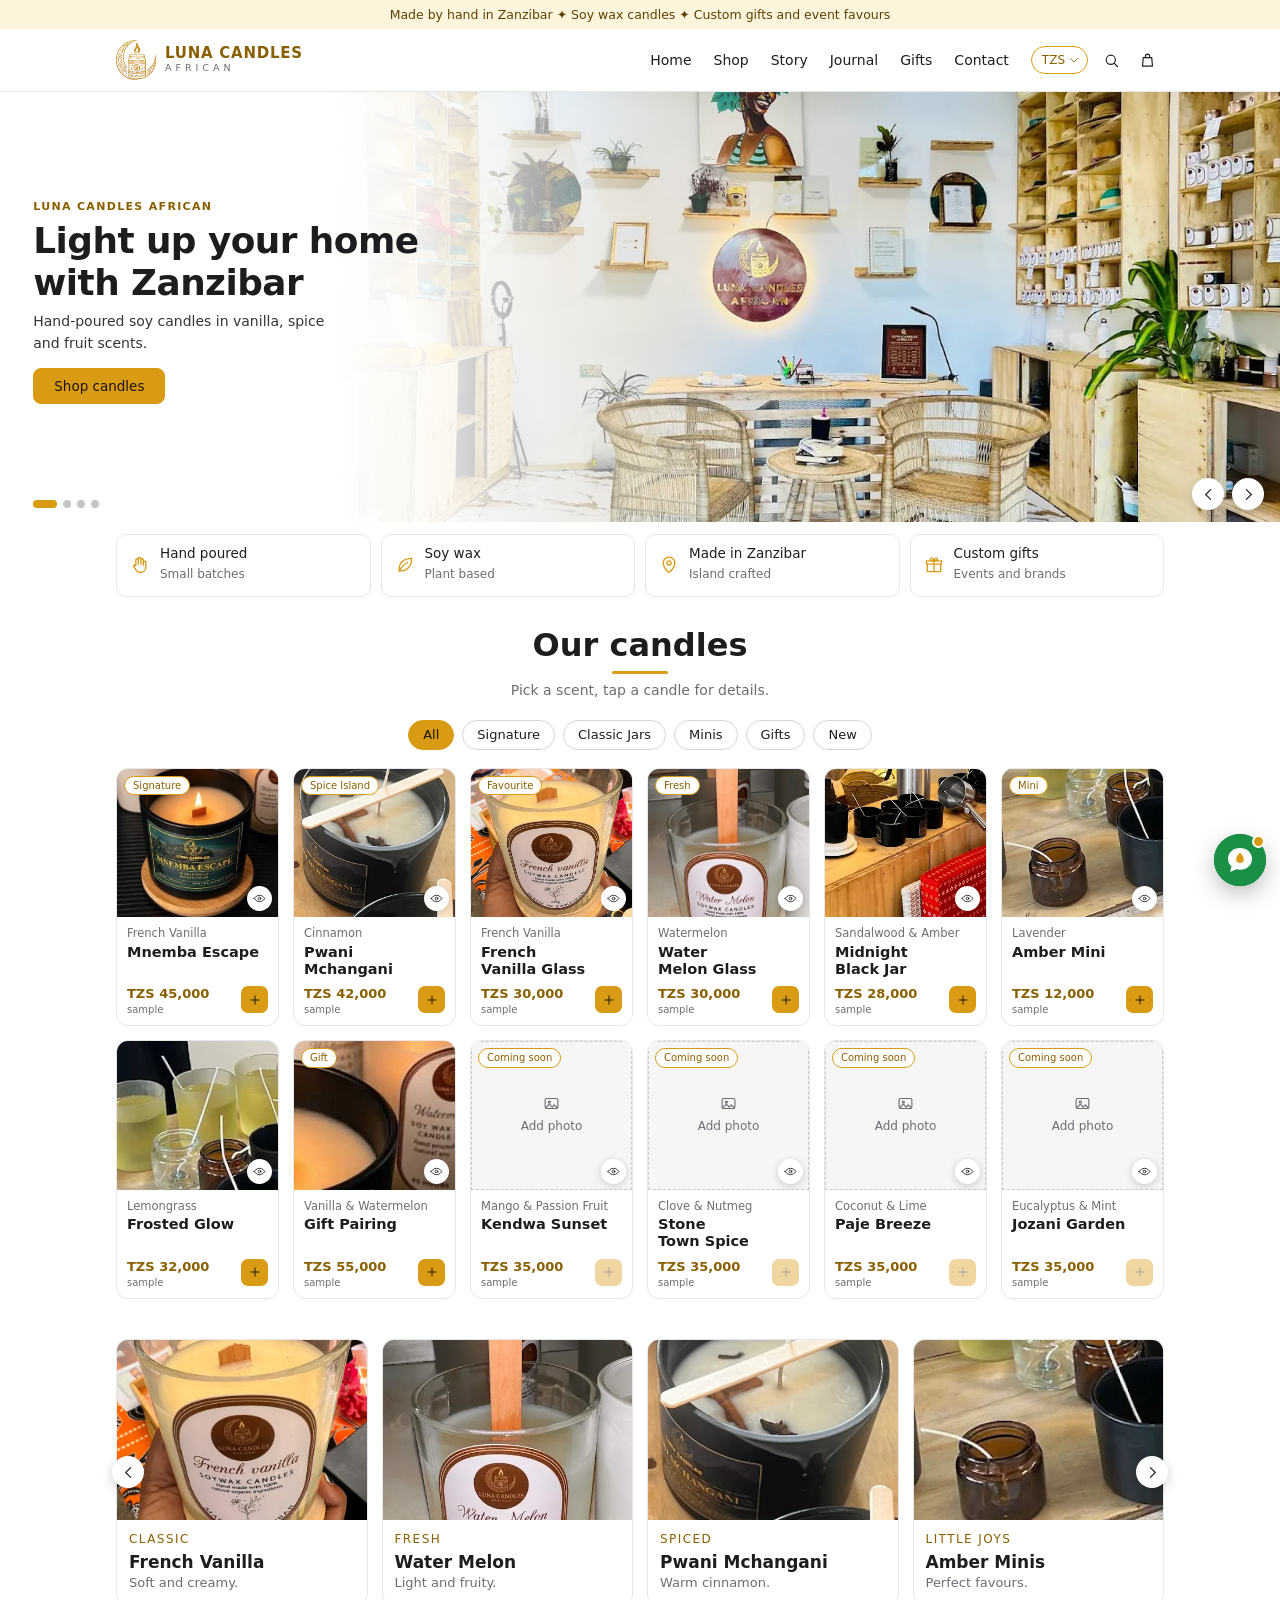
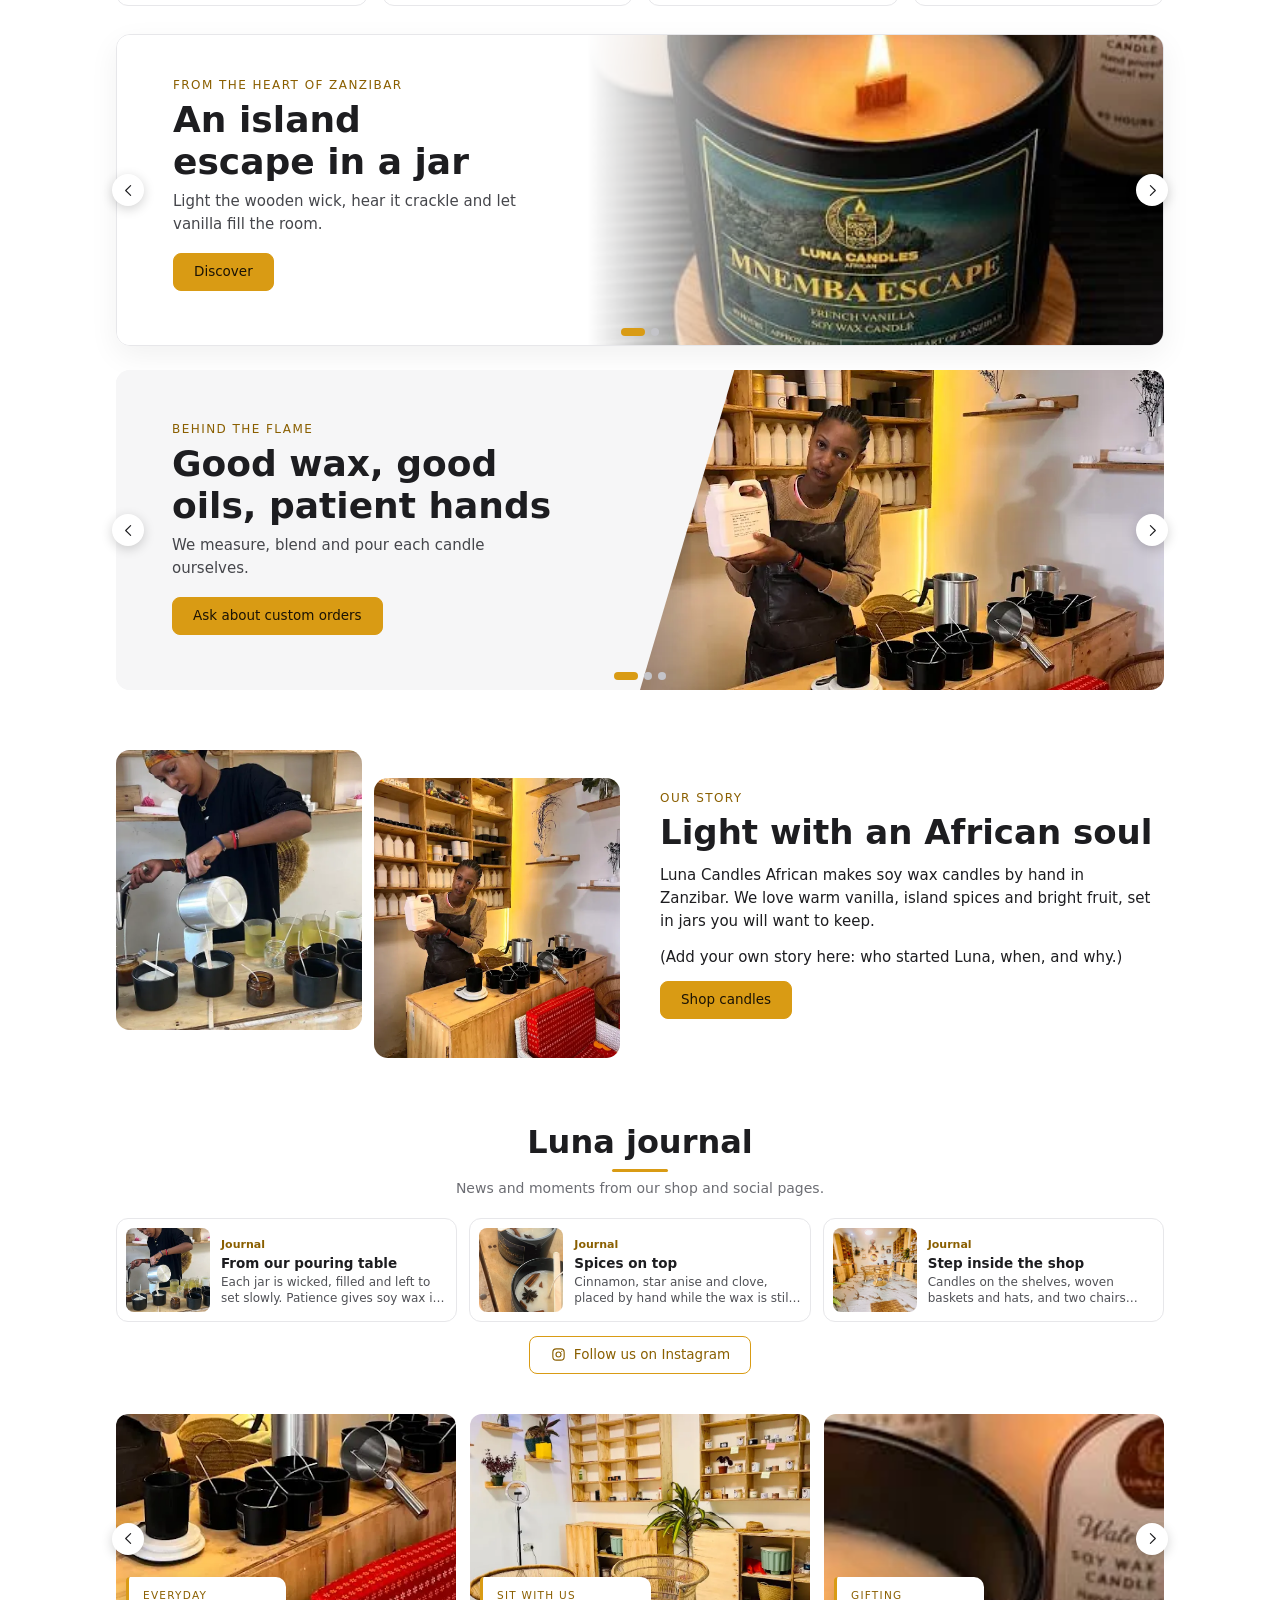
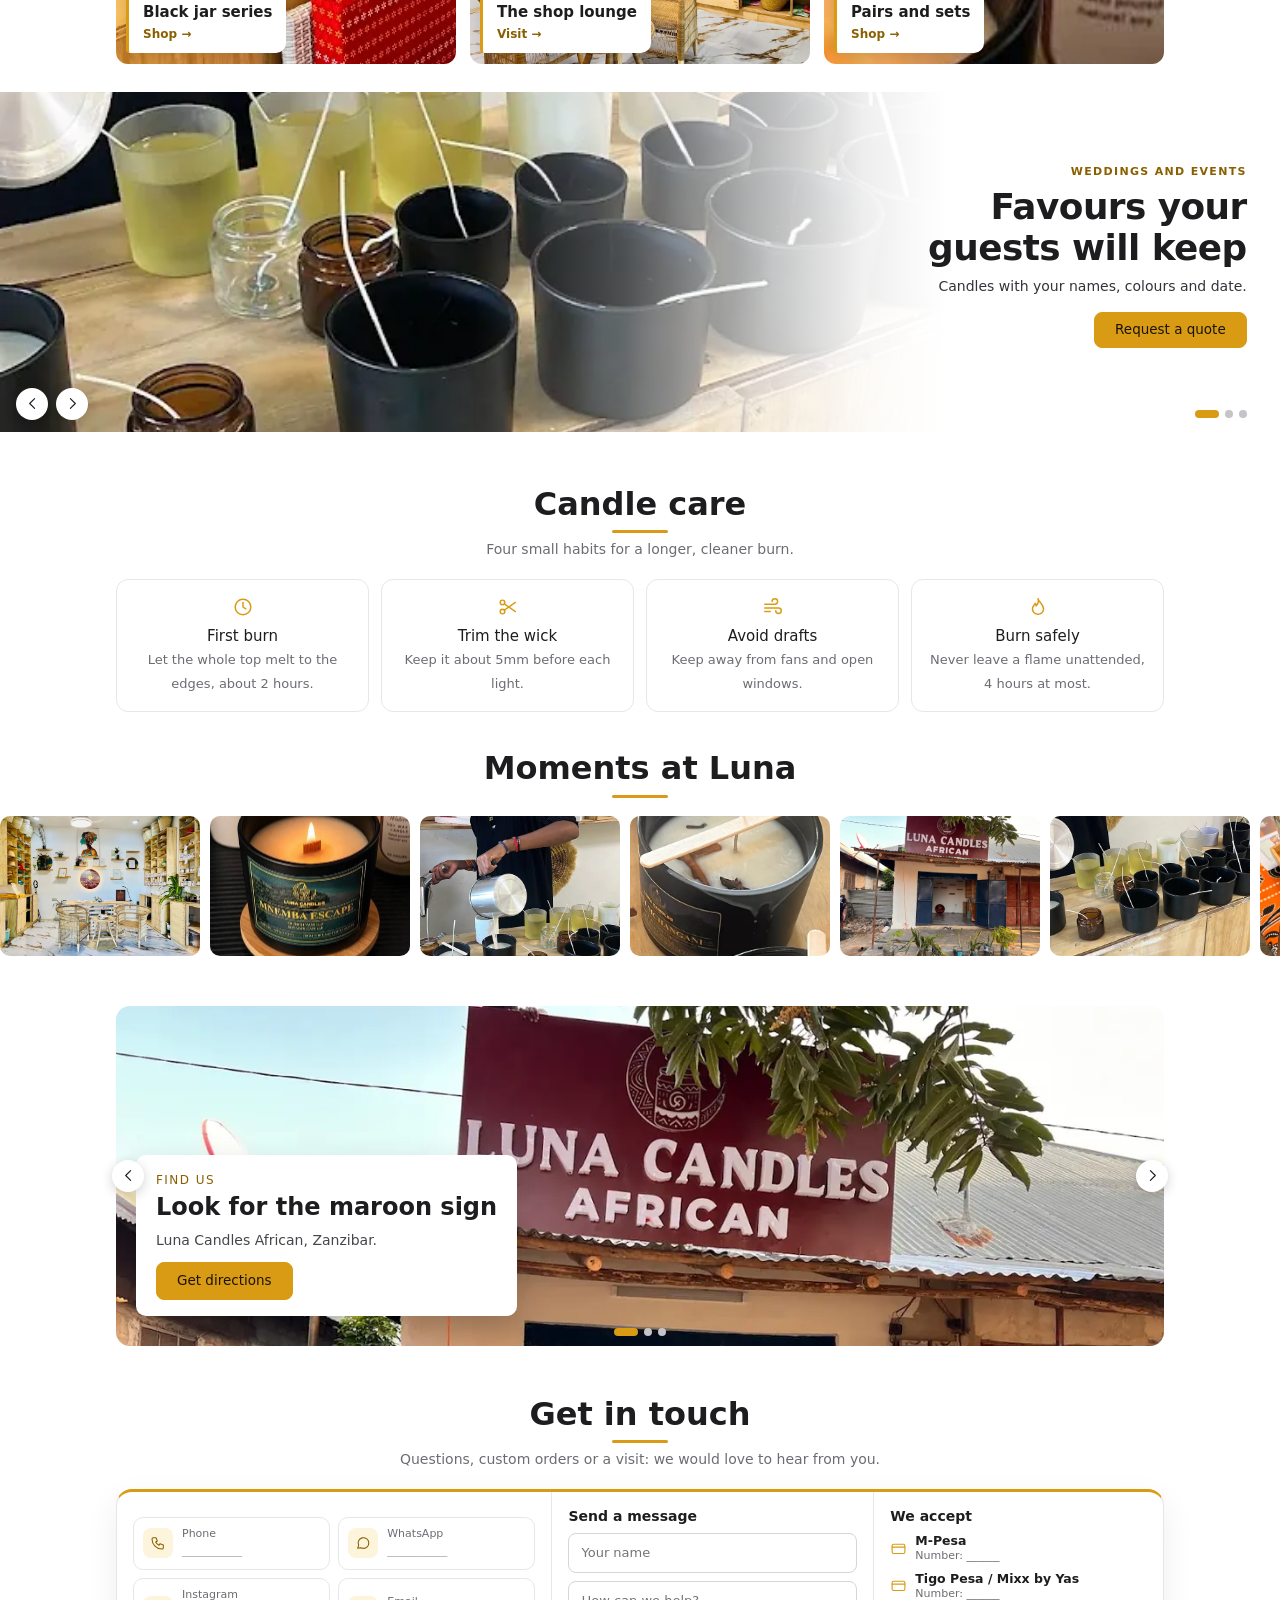
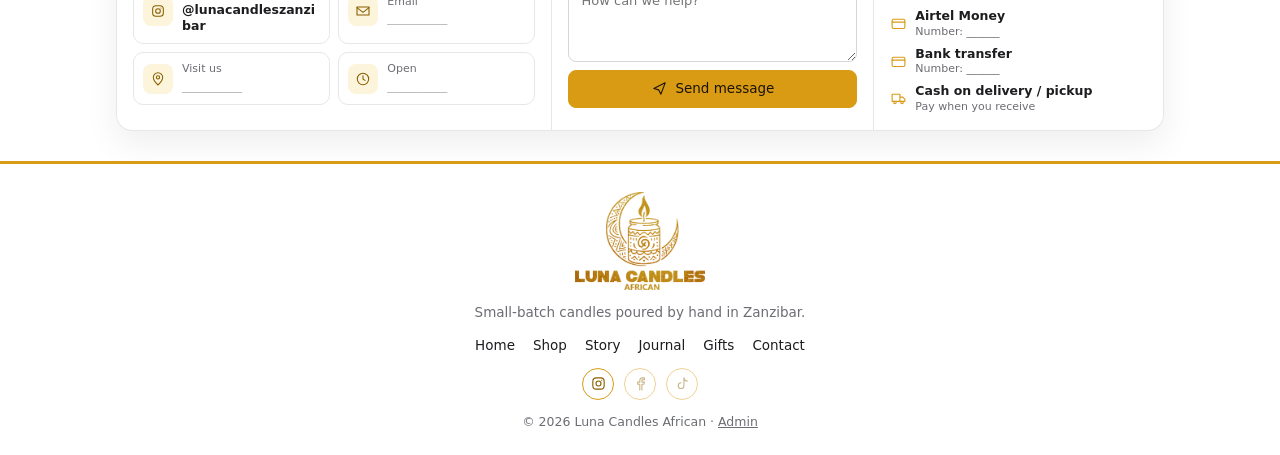
<file: index.html>
<!doctype html>
<html lang="en">
<head>
<meta charset="utf-8">
<meta name="viewport" content="width=device-width,initial-scale=1,viewport-fit=cover">
<title>Luna Candles African</title>
<meta name="description" content="Hand-poured soy wax candles from Zanzibar by Luna Candles African.">
<link rel="icon" href="assets/img/mark.png">
<link rel="stylesheet" href="assets/css/style.css">
</head>
<body>
<div id="splash"><img src="assets/img/logo.png" alt="Luna Candles African"><i></i></div>
<div id="app"></div>
<script src="assets/js/defaults.js"></script>
<script src="assets/js/store.js"></script>
<script src="assets/js/shop.js"></script>
<script src="assets/js/boot.js"></script>
</body>
</html>
</file>
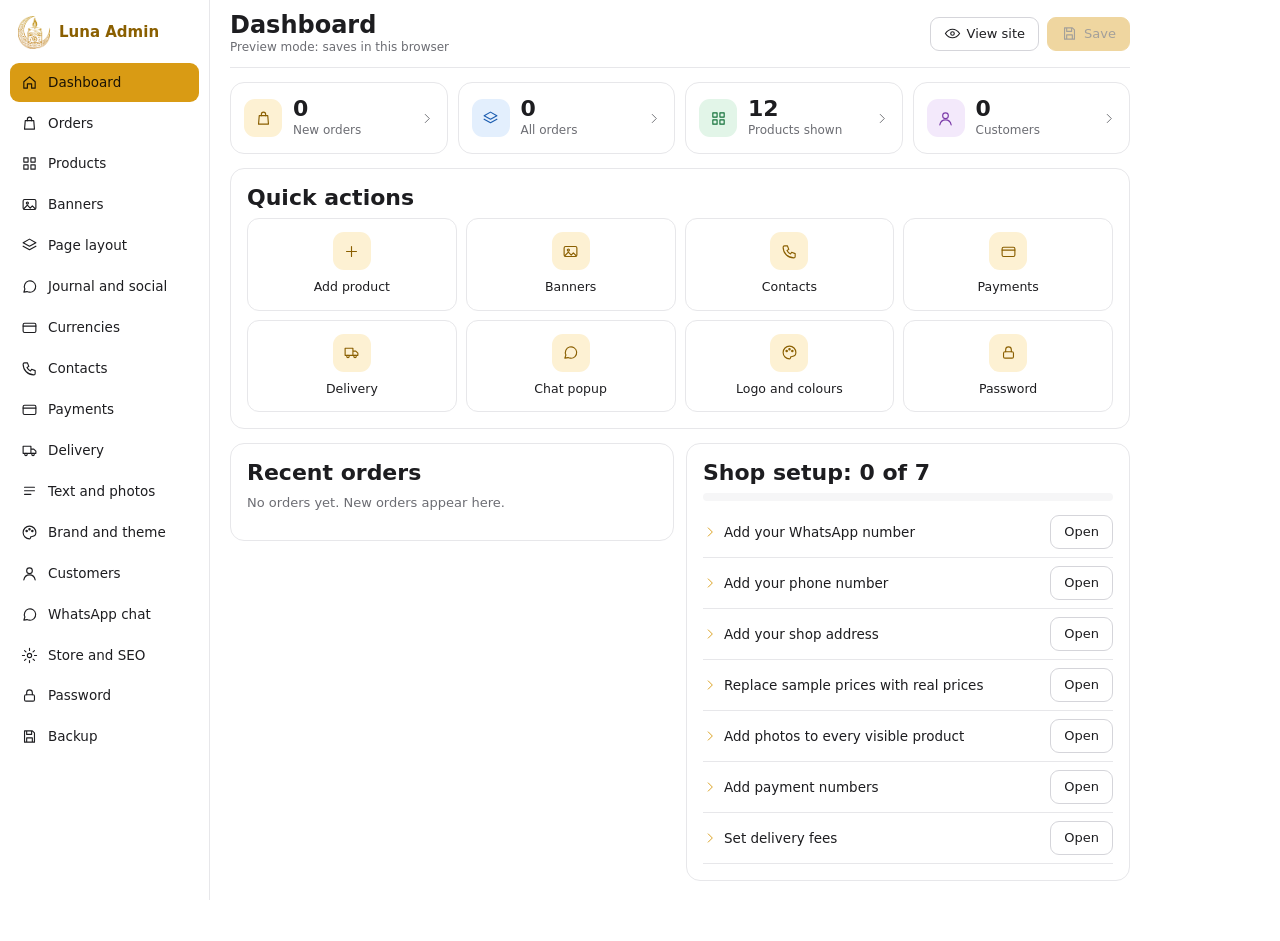
<file: admin.html>
<!doctype html>
<html lang="en">
<head>
<meta charset="utf-8">
<meta name="viewport" content="width=device-width,initial-scale=1,viewport-fit=cover">
<title>Luna Admin</title>
<meta name="description" content="Hand-poured soy wax candles from Zanzibar by Luna Candles African.">
<meta name="robots" content="noindex">
<link rel="icon" href="assets/img/mark.png">
<link rel="stylesheet" href="assets/css/style.css">
<link rel="stylesheet" href="assets/css/admin.css">
</head>
<body data-page="admin">
<div id="app"></div>
<script src="assets/js/defaults.js"></script>
<script src="assets/js/store.js"></script>
<script src="assets/js/admin.js"></script>
<script src="assets/js/boot.js"></script>
</body>
</html>
</file>
<file: assets/css/style.css>
:root{--gold:#d99b14;--ink:#1d1d20;--grey:#6c6d73;--soft:#f6f6f7;--white:#ffffff;--deep:#8a5f00;--line:#e7e7ea;--serif:system-ui,-apple-system,BlinkMacSystemFont,'Segoe UI',Roboto,Helvetica,Arial,sans-serif;--sans:system-ui,-apple-system,BlinkMacSystemFont,'Segoe UI',Roboto,Helvetica,Arial,sans-serif;color-scheme:light}
*{box-sizing:border-box;margin:0;padding:0}
html{scroll-behavior:smooth}
body{background:var(--white);color:var(--ink);font:15px/1.55 var(--sans);-webkit-font-smoothing:antialiased;overflow-x:hidden}
body.locked{overflow:hidden}
[hidden]{display:none!important}
img{max-width:100%;display:block}
a{color:inherit;text-decoration:none}
h1,h2,h3{font-family:var(--serif);font-weight:700;line-height:1.15;text-wrap:balance}
button,input,select,textarea{font:inherit;color:inherit}
button{cursor:pointer;background:none;border:0}
button:disabled{opacity:.4;cursor:default}
:focus-visible{outline:2px solid var(--deep);outline-offset:2px}
.wrap{max-width:1080px;margin:0 auto;padding-left:16px;padding-right:16px;width:100%}
.ic{width:17px;height:17px;flex:none}
.btn{display:inline-flex;align-items:center;justify-content:center;gap:7px;height:38px;padding:0 20px;border-radius:8px;background:var(--gold);color:#1b1305;font-weight:500;font-size:13.5px;border:1px solid var(--gold);white-space:nowrap;transition:transform .2s,box-shadow .2s}
.btn:hover{transform:translateY(-1px);box-shadow:0 6px 16px rgba(217,155,20,.3)}
.btn.ghost{background:var(--white);color:var(--deep)}
.btn.wide{width:100%;margin-top:10px}
.kicker{display:block;font-size:12px;font-weight:500;letter-spacing:.12em;text-transform:uppercase;color:var(--deep);margin-bottom:5px}
label{display:block;font-size:12.5px;color:var(--grey);margin-bottom:10px}
input,select,textarea{display:block;width:100%;margin-top:4px;padding:9px 12px;border-radius:8px;border:1px solid #d5d5da;background:var(--white);color:var(--ink);font-size:14px}
.blank{display:flex;flex-direction:column;align-items:center;justify-content:center;gap:5px;width:100%;height:100%;min-height:60px;color:var(--grey);font-size:12px;border:1px dashed #c9c9cf;background:var(--soft)}
.toast{position:fixed;left:50%;bottom:22px;transform:translateX(-50%);z-index:300;background:var(--ink);color:#fff;padding:9px 18px;border-radius:30px;font-size:13.5px;box-shadow:0 8px 30px rgba(0,0,0,.2);max-width:92vw;text-align:center}

#splash{position:fixed;inset:0;z-index:500;display:flex;flex-direction:column;align-items:center;justify-content:center;gap:22px;background:var(--white);transition:opacity .55s,visibility .55s}
#splash img{width:150px;animation:breathe 1.5s ease-in-out infinite alternate}
#splash i{width:110px;height:3px;background:var(--soft);overflow:hidden;border-radius:3px}
#splash i::after{content:'';display:block;height:100%;width:40%;background:var(--gold);animation:load 1.1s ease-in-out infinite}
#splash.gone{opacity:0;visibility:hidden}
@keyframes breathe{from{transform:scale(.96)}to{transform:scale(1.03)}}
@keyframes load{from{transform:translateX(-100%)}to{transform:translateX(260%)}}

.announce{background:#fdf4dc;color:#5c4000;font-size:12.5px;overflow:hidden;white-space:nowrap;text-align:center;padding:5px 0}
.announce span{display:inline-block;padding:0 12px}
.top{position:sticky;top:env(safe-area-inset-top,0px);z-index:60;background:var(--white);border-bottom:1px solid var(--line)}
.top-in{display:flex;align-items:center;gap:10px;height:62px}
.logo{display:flex;align-items:center;gap:9px;margin-right:auto}
.logo img{width:40px;height:40px;object-fit:contain}
.logo b{display:block;font-size:15px;font-weight:600;color:var(--deep);letter-spacing:.05em;line-height:1.1;white-space:nowrap}
.logo small{display:block;font-size:9.5px;letter-spacing:.42em;color:var(--grey)}
#nav{display:flex;gap:22px;font-size:14px;margin-right:12px}
#nav a:hover{color:var(--deep)}
.tools{display:flex;gap:2px;align-items:center}
.icon-btn{position:relative;width:34px;height:34px;border-radius:50%;display:inline-flex;align-items:center;justify-content:center;flex:none}
.icon-btn:hover{background:var(--soft)}
#count{position:absolute;top:0;right:0;min-width:16px;height:16px;border-radius:9px;background:var(--gold);color:#1b1305;font:600 10.5px/16px var(--sans)}
.cur{position:relative;margin-right:4px}
#cur-btn{display:flex;align-items:center;gap:3px;height:28px;padding:0 7px 0 10px;border:1px solid var(--gold);border-radius:20px;font-size:12px;font-weight:500;color:var(--deep)}
#cur-btn .ic{width:12px;height:12px}
.cur-list{position:absolute;right:0;top:34px;z-index:80;background:var(--white);border:1px solid var(--line);border-radius:10px;box-shadow:0 12px 30px rgba(0,0,0,.12);padding:5px;min-width:84px}
.cur-list button{display:block;width:100%;text-align:left;padding:6px 10px;border-radius:6px;font-size:13px}
.cur-list button:hover{background:var(--soft)}
.cur-list button.on{background:#fdf4dc;color:var(--deep);font-weight:500}
.only-small{display:none}
.searchbar{padding:0 0 10px}

.banner{position:relative;max-width:1080px;margin:24px auto;padding:0 16px;scroll-margin-top:70px}
.stage{display:grid;overflow:hidden;position:relative;isolation:isolate}
.slide{grid-area:1/1;position:relative;opacity:0;visibility:hidden;transition:opacity .9s ease,visibility .9s;min-width:0;overflow:hidden;background:var(--white)}
.slide.on{opacity:1;visibility:visible}
.s-pic img{width:100%;height:100%;object-fit:cover}
.s-wrap,.s-copy{position:relative;z-index:2;min-width:0}
.s-copy>*{opacity:0;transform:translateY(16px);transition:opacity .6s,transform .6s}
.slide.on .s-copy>*{opacity:1;transform:none;transition-delay:.25s}
.slide.on .s-copy>p{transition-delay:.37s}.slide.on .s-copy>.btn{transition-delay:.49s}
.slide:not(.on) .s-copy>*{transition:opacity .18s,transform .18s;transition-delay:0s}
.s-copy h2{font-size:clamp(24px,3.4vw,36px);margin-bottom:8px}
.s-copy p{max-width:40ch;margin-bottom:16px;color:#45464b}
.arrow{position:absolute;top:50%;transform:translateY(-50%);z-index:5;width:32px;height:32px;border-radius:50%;background:var(--white);box-shadow:0 3px 12px rgba(0,0,0,.18);display:flex;align-items:center;justify-content:center}
.arrow.prev{left:12px}.arrow.next{right:12px}
.dots{position:absolute;bottom:10px;left:0;right:0;z-index:5;display:flex;justify-content:center;gap:6px}
.dot{width:8px;height:8px;border-radius:8px;background:#c4c4c9}
.dot{transition:width .3s,background .3s}
.dot.on{width:24px;background:var(--gold)}

/* edge to edge, one side faded into white */

/* boxed */
.d-boxed .stage{border-radius:14px;border:1px solid var(--line);box-shadow:0 10px 30px rgba(0,0,0,.06)}
.d-boxed .slide{height:310px;display:flex;align-items:center}
.d-boxed .s-pic{position:absolute;inset:0 0 0 auto;width:55%;-webkit-mask-image:linear-gradient(90deg,transparent,#000 40%);mask-image:linear-gradient(90deg,transparent,#000 40%)}
.d-boxed .s-wrap{max-width:52%;padding:0 20px 14px 56px}
/* diagonal split */
.d-split .stage{background:var(--soft);border-radius:14px}
.d-split .slide{display:grid;grid-template-columns:1fr 1fr;min-height:320px;background:var(--soft)}
.d-split .s-pic{height:320px;order:2;clip-path:polygon(100% 0,100% 0,100% 100%,100% 100%);transition:clip-path 1s ease}
.d-split .on .s-pic{clip-path:polygon(18% 0,100% 0,100% 100%,0 100%)}
.d-split .s-wrap{align-self:center;padding:28px 20px 34px 56px}
/* cards */
.rail{display:flex;gap:14px;overflow-x:auto;scroll-snap-type:x mandatory;scrollbar-width:none;padding:4px 0}
.rail::-webkit-scrollbar{display:none}
.tile{flex:0 0 calc((100% - 42px)/4);scroll-snap-align:start;min-width:0;position:relative;border-radius:12px;overflow:hidden;border:1px solid var(--line);background:var(--white)}
.tile-img{overflow:hidden;height:180px}
.tile img{width:100%;height:100%;object-fit:cover;transition:transform .7s}
.tile:hover img{transform:scale(1.07)}
.tile-copy{padding:10px 12px 12px}
.tile h3{font-size:17px}
.tile p{font-size:13px;color:var(--grey)}
.d-wide .tile{flex-basis:calc((100% - 28px)/3);height:250px;border:0}
.d-wide .tile-img{height:100%}
/* full photo with white text box */
.d-frame .stage{border-radius:14px}
.d-frame .slide{height:340px;display:flex;align-items:flex-end}
.d-frame .s-pic{position:absolute;inset:0;transform:scale(1.12);transition:transform 5s ease}
.d-frame .on .s-pic{transform:scale(1)}
.d-frame .s-copy{margin:0 20px 30px;padding:16px 20px;background:var(--white);border-radius:10px;max-width:400px;box-shadow:0 10px 30px rgba(0,0,0,.15)}
.d-frame .s-copy h2{font-size:24px}.d-frame .s-copy p{margin-bottom:10px;font-size:14px}

.features{display:grid;grid-template-columns:repeat(4,1fr);gap:10px;margin-top:8px}
.feat{display:flex;gap:10px;align-items:center;padding:10px 13px;border:1px solid var(--line);border-radius:10px}
.feat .ic{width:20px;height:20px;color:var(--gold)}
.feat b{display:block;font-weight:500;font-size:13.5px;line-height:1.25}
.feat span{font-size:12px;color:var(--grey)}
.block{padding-top:30px;padding-bottom:12px;scroll-margin-top:60px}
.head{text-align:center;margin-bottom:18px;padding:0 16px}
.head h2{font-size:clamp(25px,3.4vw,32px)}
.head h2::after{content:'';display:block;width:56px;height:3px;border-radius:3px;margin:8px auto 6px;background:var(--gold)}
.head p{color:var(--grey);font-size:14px}
.chips{display:flex;gap:8px;justify-content:center;flex-wrap:wrap;margin-bottom:18px}
.chip{height:30px;padding:0 14px;border-radius:30px;border:1px solid #d5d5da;font-size:13px}
.chip.on{background:var(--gold);border-color:var(--gold);color:#1b1305;font-weight:500}
.grid{display:grid;grid-template-columns:repeat(6,minmax(0,1fr));gap:14px}
.card{border:1px solid var(--line);border-radius:12px;overflow:hidden;display:flex;flex-direction:column;transition:transform .25s,box-shadow .25s}
.card:hover{transform:translateY(-3px);box-shadow:0 10px 26px rgba(0,0,0,.1)}
.card-img{position:relative;display:block;width:100%;aspect-ratio:1/.92;overflow:hidden;padding:0}
.card-img>img{width:100%;height:100%;object-fit:cover;transition:transform .6s}
.card:hover .card-img>img{transform:scale(1.06)}
.card.sold img{filter:grayscale(.8)}
.badge{position:absolute;top:7px;left:7px;background:var(--white);color:var(--deep);border:1px solid var(--gold);font-size:10px;font-weight:500;padding:1px 8px;border-radius:20px}
.badge.off{color:var(--ink);border-color:var(--ink)}
.peek{position:absolute;right:6px;bottom:6px;width:25px;height:25px;border-radius:50%;background:var(--white);box-shadow:0 2px 8px rgba(0,0,0,.18);display:flex;align-items:center;justify-content:center}
.peek .ic{width:13px;height:13px}
.card-body{padding:8px 10px 10px;display:flex;flex-direction:column;flex:1}
.scent{font-size:11.5px;color:var(--grey)}
.card h3{font-size:14.5px;margin:1px 0 7px}
.card-foot{display:flex;align-items:center;justify-content:space-between;gap:5px;margin-top:auto}
.price{color:var(--deep);font-weight:600;font-size:13px;min-width:0}
.price s{color:var(--grey);font-weight:400;font-size:11.5px}
.price.ask{color:var(--grey);font-weight:400;font-size:12px}
.price.big{font-size:19px;margin:6px 0}
.sample{display:block;font-size:10px;font-weight:400;color:var(--grey);line-height:1.1}
.price.big .sample{display:inline;margin-left:6px}
.round{width:27px;height:27px;border-radius:7px;background:var(--gold);color:#1b1305;display:flex;align-items:center;justify-content:center;flex:none}
.round .ic{width:14px;height:14px}
.empty{grid-column:1/-1;text-align:center;color:var(--grey);padding:24px 0}
.story{background:var(--white);padding:36px 0;scroll-margin-top:60px}
.story-in{display:grid;grid-template-columns:1fr 1fr;gap:40px;align-items:center}
.story h2{font-size:clamp(25px,3.4vw,34px);margin-bottom:12px}
.story p{margin-bottom:12px;max-width:52ch}
.collage{display:grid;grid-template-columns:1fr 1fr;gap:12px}
.collage>*{height:280px;width:100%;object-fit:cover;border-radius:14px}
.collage>*+*{margin-top:28px}
.care{display:grid;grid-template-columns:repeat(4,1fr);gap:12px}
.care-item{text-align:center;padding:16px 12px;border-radius:12px;border:1px solid var(--line)}
.care-item .ic{width:22px;height:22px;color:var(--gold);margin:0 auto 7px;display:block}
.care-item b{display:block;font-weight:500}
.care-item span{font-size:13px;color:var(--grey)}
.gallery{padding:26px 0;overflow:hidden}
.film{overflow:hidden}
.film-in{display:flex;width:max-content;animation:film 45s linear infinite}
.film-in img{width:200px;height:140px;object-fit:cover;border-radius:10px;margin-right:10px}
.film:hover .film-in{animation-play-state:paused}
@keyframes film{to{transform:translateX(-50%)}}
footer{border-top:3px solid var(--gold);padding:28px 0 24px;text-align:center}
.foot{display:flex;flex-direction:column;align-items:center;gap:12px}
.foot>img{width:130px}
.foot p{color:var(--grey);font-size:13.5px}
.foot nav{display:flex;gap:18px;flex-wrap:wrap;justify-content:center;font-size:13.5px}
.socs{display:flex;gap:10px}
.soc{width:32px;height:32px;border-radius:50%;border:1px solid var(--gold);color:var(--deep);display:flex;align-items:center;justify-content:center}
.soc.off{opacity:.45}
.foot small{color:var(--grey)}
.foot small a{text-decoration:underline}
.overlay{position:fixed;inset:0;z-index:100;background:rgba(40,40,46,.45);display:flex;animation:fade .25s}
@keyframes fade{from{opacity:0}}
@keyframes rise{from{transform:translateY(24px);opacity:0}}
@keyframes slidein{from{transform:translateX(100%)}}
.sheet{position:relative;background:var(--white);overflow:auto}
.close{position:absolute;top:8px;right:8px;z-index:3;background:var(--white);box-shadow:0 2px 8px rgba(0,0,0,.18)}
.overlay.modal{align-items:center;justify-content:center;padding:16px}
.modal .sheet{width:100%;max-width:660px;max-height:90vh;max-height:90dvh;border-radius:16px;animation:rise .3s}
.pm{display:grid;grid-template-columns:250px 1fr}
.pm-pics{padding:12px}
#pm-main{aspect-ratio:4/5;border-radius:12px;overflow:hidden}
#pm-main img{width:100%;height:100%;object-fit:cover}
.thumbs{display:flex;gap:6px;margin-top:8px;flex-wrap:wrap}
.thumbs button{width:46px;height:46px;border-radius:8px;overflow:hidden}
.thumbs img{width:100%;height:100%;object-fit:cover}
.pm-info{padding:18px 18px 18px 6px;min-width:0}
.pm-info h2{font-size:23px;margin-right:34px}
.pm-info p{font-size:13.5px;color:#45464b;margin-bottom:10px}
.specs{list-style:none;display:grid;grid-template-columns:1fr 1fr;gap:6px;margin-bottom:10px}
.specs li{display:grid;grid-template-columns:18px 1fr;column-gap:7px;align-items:center;padding:6px 9px;border:1px solid var(--line);border-radius:9px}
.specs .ic{width:16px;height:16px;color:var(--gold);grid-row:span 2}
.specs span{font-size:11px;color:var(--grey);line-height:1.2}
.specs b{font-size:12.5px;font-weight:400}
.notes{display:flex;flex-wrap:wrap;gap:5px;margin-bottom:12px}
.notes span{font-size:11.5px;padding:2px 9px;border-radius:20px;background:#fdf4dc;color:#6b4a00}
.buy{display:flex;gap:8px;flex-wrap:wrap;align-items:center}
.qty{display:inline-flex;align-items:center;gap:4px;border:1px solid #d5d5da;border-radius:30px;height:38px;padding:0 4px}
.qty button{width:28px;height:28px;display:flex;align-items:center;justify-content:center}
.qty b{min-width:20px;text-align:center;font-weight:500}
.qty.sm{height:28px;margin-top:4px}.qty.sm button{width:22px;height:22px}
.qty .ic{width:14px;height:14px}
.lines{list-style:none}
.lines li{display:grid;grid-template-columns:62px 1fr auto;gap:11px;align-items:center;padding:10px 0;border-bottom:1px solid var(--line)}
.lines img,.lines .blank{width:62px;height:62px;object-fit:cover;border-radius:9px}
.lines .blank span{display:none}
.lines b{display:block;font-weight:500;font-size:14px}
.lines span{font-size:12.5px;color:var(--grey)}
.sum{display:flex;justify-content:space-between;gap:12px;padding:12px 0 2px;font-size:16px}
.sum b{color:var(--deep);text-align:right}
.payinfo{font-size:13px;padding:10px 12px;border:1px dashed var(--gold);border-radius:10px}
.err{color:#b3261e;font-size:13px;margin-top:6px}

.fine{font-size:12px;color:var(--grey);margin-bottom:6px}

@media(max-width:960px){
.only-small{display:inline-flex}
#nav{display:none;position:absolute;top:62px;left:0;right:0;flex-direction:column;gap:0;margin:0;background:var(--white);border-bottom:2px solid var(--gold);box-shadow:0 14px 24px rgba(0,0,0,.08)}
#nav.open{display:flex}
#nav a{padding:11px 20px;border-top:1px solid var(--line)}
.grid{grid-template-columns:repeat(4,minmax(0,1fr))}
.features,.care{grid-template-columns:repeat(2,1fr)}
.tile{flex-basis:calc((100% - 28px)/3)}
.d-wide .tile{flex-basis:calc((100% - 14px)/2)}
.story-in{gap:24px}
}
@media(max-width:760px){.grid{grid-template-columns:repeat(3,minmax(0,1fr))}}
@media(max-width:640px){
.announce span{animation:marq 16s linear infinite;padding-left:100%}
@keyframes marq{to{transform:translateX(-100%)}}
.announce{text-align:left}
.top-in{gap:4px}
.logo{gap:6px}.logo img{width:32px;height:32px}
.logo b{font-size:12px}.logo small{font-size:8px}
.grid{grid-template-columns:repeat(2,minmax(0,1fr));gap:10px}
.card-img{aspect-ratio:1/.82}
.chips{flex-wrap:nowrap;justify-content:flex-start;overflow-x:auto;scrollbar-width:none}
.chip{flex:none}
.features{gap:8px}.feat{padding:9px}
.banner{margin:18px auto}
.arrow{display:none}
.s-copy p{margin-left:auto;margin-right:auto}
.s-copy p{margin-bottom:12px}
.tile,.d-wide .tile{flex-basis:62%}
.tile-img{height:150px}
.d-wide .tile{height:215px}.d-wide .tile-img{height:100%}
.d-boxed .slide{height:430px;flex-direction:column;justify-content:flex-end}
.d-boxed .s-pic{left:0;width:100%;height:65%;bottom:auto;-webkit-mask-image:linear-gradient(180deg,#000 60%,transparent);mask-image:linear-gradient(180deg,#000 60%,transparent)}
.d-boxed .s-wrap{max-width:none;padding:0 18px 30px;text-align:center}
.d-split .slide{grid-template-columns:1fr;grid-template-rows:200px 1fr}
.d-split .s-pic{order:0;height:200px}
.d-split .on .s-pic{clip-path:polygon(0 0,100% 0,100% 88%,0 100%)}
.d-split .s-wrap{padding:14px 20px 38px;text-align:center}
.d-frame .slide{height:380px}
.d-frame .s-copy{margin:0 12px 28px;padding:14px 16px}
.story{padding:26px 0}
.story-in,.x{grid-template-columns:1fr}
.collage>*{height:180px}
.modal.overlay{padding:0;align-items:flex-end}
.modal .sheet{border-radius:18px 18px 0 0;max-height:90dvh}
.pm{grid-template-columns:1fr}
.pm-pics{padding:12px 12px 0}
#pm-main{aspect-ratio:auto;height:200px}
.pm-info{padding:12px 16px 18px}
}
@media(max-width:359px){.logo small,.logo b{display:none}}
@media(prefers-reduced-motion:reduce){*,*::before,*::after{animation:none!important;transition:none!important;scroll-behavior:auto!important}.film{overflow-x:auto}}
.s-pic.f-top img{object-position:top}.s-pic.f-bottom img{object-position:bottom}

/* ===== edge-to-edge banners: text sits by the edge, photo fades into white ===== */
.d-hero,.d-fade{max-width:none;padding:0}
.d-hero{margin:0 0 12px}
.d-hero .slide{height:430px}
.d-fade .slide{height:340px}
.d-hero .s-pic,.d-fade .s-pic{position:absolute;top:0;bottom:0;right:0;width:74%;overflow:hidden}
.d-fade .s-pic{right:auto;left:0}
.d-hero .s-pic img,.d-fade .s-pic img{transform:scale(1.07);transition:transform 6s ease}
.d-hero .on .s-pic img,.d-fade .on .s-pic img{transform:none}
.d-hero .s-pic::after,.d-fade .s-pic::after{content:'';position:absolute;inset:-1px;background:linear-gradient(90deg,#fff 0,rgba(255,255,255,.93) 9%,rgba(255,255,255,.68) 21%,rgba(255,255,255,.3) 34%,rgba(255,255,255,0) 50%)}
.d-fade .s-pic::after{background:linear-gradient(270deg,#fff 0,#fff 2px,rgba(255,255,255,.93) 9%,rgba(255,255,255,.68) 21%,rgba(255,255,255,.3) 34%,rgba(255,255,255,0) 50%)}
.d-hero .s-wrap,.d-fade .s-wrap{position:absolute;top:0;bottom:0;left:0;display:flex;align-items:center;width:min(430px,46%);padding:0 0 12px clamp(18px,2.6vw,44px)}
.d-fade .s-wrap{left:auto;right:0;justify-content:flex-end;text-align:right;padding:0 clamp(18px,2.6vw,44px) 12px 0}
.d-hero .s-copy h2,.d-fade .s-copy h2{font-size:clamp(24px,2.8vw,36px);font-weight:800;letter-spacing:-.015em;margin-bottom:8px}
.d-hero .s-copy p,.d-fade .s-copy p{font-size:14px;margin:0 0 14px;max-width:36ch;color:#33343a}
.d-fade .s-copy p{margin-left:auto}
.d-hero .kicker,.d-fade .kicker{font-size:11px;font-weight:700}
.d-hero .btn,.d-fade .btn{height:36px}
.d-hero .arrow,.d-fade .arrow{top:auto;bottom:12px;transform:none}
.d-hero .arrow.prev{left:auto;right:56px}.d-hero .arrow.next{right:16px}
.d-fade .arrow.prev{left:16px}.d-fade .arrow.next{left:56px;right:auto}
.d-hero .dots,.d-fade .dots{justify-content:flex-start;left:clamp(18px,2.6vw,44px);bottom:14px}
.d-fade .dots{justify-content:flex-end;right:clamp(18px,2.6vw,44px)}

/* wide photo cards: details pop in the corner */
.d-wide .tile-copy{position:absolute;left:10px;bottom:10px;max-width:calc(100% - 20px);padding:10px 14px;background:#fff;border-left:3px solid var(--gold);border-radius:4px 10px 10px 4px;box-shadow:0 8px 22px rgba(0,0,0,.18);animation:pop .6s ease both;transition:transform .25s}
.d-wide .tile:hover .tile-copy{transform:translateY(-4px)}
.d-wide .kicker{font-size:10.5px;margin-bottom:1px}
.d-wide .tile h3{font-size:15px}
.d-wide em{display:block;font-style:normal;font-size:12px;font-weight:600;color:var(--deep);margin-top:3px}
@keyframes pop{from{opacity:0;transform:translateY(14px) scale(.94)}}

/* journal: compact rows */
.posts{display:grid;grid-template-columns:repeat(3,minmax(0,1fr));gap:12px}
.post{display:flex;gap:11px;padding:9px;border:1px solid var(--line);border-radius:12px;min-width:0;transition:box-shadow .25s}
.post:hover{box-shadow:0 8px 20px rgba(0,0,0,.09)}
.post-img{flex:none;width:84px;height:84px;border-radius:8px;overflow:hidden}
.post-img img{width:100%;height:100%;object-fit:cover}
.post-img .blank span{display:none}
.post-body{min-width:0;overflow-wrap:anywhere;align-self:center}
.meta{font-size:11px;color:var(--grey)}
.meta b{color:var(--deep);font-weight:600}
.post h3{font-size:13.5px;margin:1px 0 2px}
.post p{font-size:12px;color:#505156;line-height:1.4;display:-webkit-box;-webkit-line-clamp:2;-webkit-box-orient:vertical;overflow:hidden}
.more{display:none}
.follow{text-align:center;margin-top:14px}

/* contact */
.contact{padding:6px 0 30px;margin-top:20px;scroll-margin-top:60px}
.contact .head{margin-top:20px}
.contact-card{display:grid;grid-template-columns:1.35fr 1fr .9fr;border:1px solid var(--line);border-radius:16px;box-shadow:0 12px 34px rgba(0,0,0,.07);border-top:3px solid var(--gold)}
.contact-card>div{padding:16px;min-width:0}
.contact-card>div+div{border-left:1px solid var(--line)}
.contact-card h3{font-size:14px;margin-bottom:9px}
.c-info{display:grid;grid-template-columns:1fr 1fr;gap:8px;align-content:center}
.ct{display:flex;gap:9px;align-items:center;padding:9px;border:1px solid var(--line);border-radius:10px;min-width:0}
a.ct:hover{border-color:var(--gold)}
.ct>.ic{width:30px;height:30px;padding:7px;border-radius:8px;background:#fdf4dc;color:var(--deep)}
.ct>span,.c-pay li>span{min-width:0}
.ct small,.c-pay small{display:block;font-size:11px;color:var(--grey);line-height:1.3}
.ct b,.c-pay b{display:block;font-size:12.5px;font-weight:600;overflow-wrap:anywhere;line-height:1.3}
.fill{display:block;font-style:normal;font-size:12px;color:#b4b5ba}
.c-form input,.c-form textarea{margin:0 0 8px;font-size:13px}
.c-form .btn{width:100%}
.c-pay ul{list-style:none;display:grid;gap:7px}
.c-pay li{display:flex;gap:8px;align-items:center}
.c-pay li>.ic{color:var(--gold)}

/* centred bag and checkout */
.overlay.modal.bagbox .sheet{max-width:430px}
.pad{padding:18px}
.pad h2,.co-head h2{font-size:21px;margin-bottom:10px}
.overlay.modal.checkout .sheet{max-width:880px}
.co-head{padding:16px 20px 12px;border-bottom:1px solid var(--line)}
.co-head h2{margin:0}
.co-head p{display:flex;gap:6px;align-items:center;font-size:12.5px;color:var(--grey)}
.co-head .ic{width:14px;height:14px;color:var(--gold)}
.co{display:grid;grid-template-columns:minmax(0,1fr) 290px;align-items:start}
.co-form{padding:6px 20px 20px;min-width:0;grid-column:1;grid-row:1}
.co-sum{grid-column:2;grid-row:1;position:sticky;top:0;margin:14px 14px 14px 0;padding:14px;background:var(--soft);border-radius:12px}
.co-sum h3{font-size:14px}
.co-sum .lines li{grid-template-columns:44px 1fr;padding:8px 0}
.co-sum .lines img,.co-sum .lines .blank{width:44px;height:44px}
.co-sum .row{display:flex;justify-content:space-between;gap:10px;font-size:13px;padding-top:7px}
.co-sum .btn{height:30px;font-size:12px;margin-top:6px}
.co fieldset{border:0;margin-top:14px;min-width:0}
.co legend{display:flex;align-items:center;gap:8px;font-weight:700;font-size:14.5px;margin-bottom:9px}
.co legend i{width:22px;height:22px;border-radius:50%;background:var(--gold);color:#1b1305;font-style:normal;font-size:12px;display:flex;align-items:center;justify-content:center}
.two{display:grid;grid-template-columns:1fr 1fr;gap:0 10px}
.picks{display:grid;grid-template-columns:1fr 1fr;gap:8px;margin-bottom:10px}
.pick{position:relative;margin:0;cursor:pointer;color:var(--ink)}
.pick input{position:absolute;opacity:0;width:1px;height:1px}
.pick>span{display:flex;gap:9px;align-items:center;height:100%;padding:9px 10px;border:1.5px solid var(--line);border-radius:10px}
.pick .ic{color:var(--gold)}
.pick b{display:block;font-size:12.5px;font-weight:600;line-height:1.3}
.pick small{display:block;font-size:11px;color:var(--grey);overflow-wrap:anywhere}
.pick input:checked+span{border-color:var(--gold);background:#fdf6e3}
.pick input:focus-visible+span{outline:2px solid var(--deep)}
.done{text-align:center;padding:34px 22px 22px}
.done>.ic{width:52px;height:52px;padding:12px;border-radius:50%;background:#fdf4dc;color:var(--deep);margin:0 auto 12px;display:block}
.done p{margin-bottom:8px}

/* floating chat */
.wa{position:fixed;right:14px;bottom:calc(14px + env(safe-area-inset-bottom,0px));z-index:70;width:52px;height:52px;border-radius:50%;background:#1a8f46;display:flex;align-items:center;justify-content:center;box-shadow:0 8px 22px rgba(0,0,0,.25);animation:buzz 3.6s infinite}
.wa svg{width:32px;height:32px}
.wa.still{animation:none}
.wa::before{content:'';position:absolute;inset:0;border-radius:50%;border:2px solid #1a8f46;animation:ring 1.8s ease-out infinite}
.wa.still::before{display:none}
.wa em{position:absolute;top:1px;right:1px;width:13px;height:13px;border-radius:50%;background:var(--gold);border:2px solid #fff}
@keyframes buzz{0%,70%,100%{transform:none}73%,79%,85%{transform:rotate(-13deg) translateX(-2px)}76%,82%,88%{transform:rotate(13deg) translateX(2px)}91%{transform:none}}
@keyframes ring{to{transform:scale(1.55);opacity:0}}
.teaser{position:fixed;right:76px;bottom:calc(20px + env(safe-area-inset-bottom,0px));z-index:70;display:flex;align-items:flex-start;max-width:min(250px,calc(100vw - 96px));background:#fff;border:1.5px solid var(--gold);border-radius:14px 14px 3px 14px;box-shadow:0 10px 28px rgba(0,0,0,.15);animation:pop .4s ease both}
.teaser button:first-child{padding:9px 4px 9px 12px;text-align:left;font-size:12.5px;line-height:1.4}
.teaser .tx{padding:6px;color:var(--grey)}
.teaser .tx .ic{width:13px;height:13px}
.chatbox{position:fixed;right:14px;bottom:calc(76px + env(safe-area-inset-bottom,0px));z-index:70;width:min(320px,calc(100vw - 28px));max-height:min(480px,calc(100dvh - 100px));display:flex;flex-direction:column;background:#fff;border:1px solid var(--line);border-radius:16px;overflow:hidden;box-shadow:0 18px 48px rgba(0,0,0,.22);animation:pop .35s ease both}
.chatbox header{display:flex;gap:10px;align-items:center;padding:10px 10px 10px 12px;background:#1a8f46;color:#fff}
.chatbox header span:nth-child(2){margin-right:auto;line-height:1.3}
.chatbox header small{display:block;font-size:11.5px;opacity:.9}
.chatbox header .icon-btn:hover{background:rgba(255,255,255,.2)}
.ava{width:34px;height:34px;border-radius:50%;background:#fff;color:var(--gold);display:flex;align-items:center;justify-content:center}
.ava .ic{width:20px;height:20px}
.chatbox .log{flex:1;overflow:auto;padding:12px;display:flex;flex-direction:column;gap:7px;background:var(--soft);min-height:0}
.log p{max-width:88%;padding:7px 11px;border-radius:12px;font-size:13px;line-height:1.4}
.log .bot{background:#fff;border-bottom-left-radius:3px;align-self:flex-start;box-shadow:0 1px 3px rgba(0,0,0,.07)}
.log .me{background:#d9f3df;border-bottom-right-radius:3px;align-self:flex-end}
.opts{display:flex;flex-wrap:wrap;gap:6px}
.opts button{border:1px solid #1a8f46;color:#12703a;background:#fff;border-radius:20px;padding:5px 11px;font-size:12px}
.opts button:hover{background:#1a8f46;color:#fff}
.chatbox footer{border:0;padding:10px;text-align:center}
.send{display:flex;align-items:center;justify-content:center;gap:7px;height:36px;border-radius:8px;background:#1a8f46;color:#fff;font-size:13px;font-weight:600}
.chatbox footer small{display:block;font-size:11px;color:var(--grey);margin-top:4px}
.again{font-size:11.5px;color:var(--grey);text-decoration:underline;margin-top:5px}

@media(max-width:960px){
.posts{grid-template-columns:1fr 1fr}
.contact-card{grid-template-columns:1fr 1fr}
.contact-card>.c-info{grid-column:1/-1;grid-template-columns:repeat(3,minmax(0,1fr));border-bottom:1px solid var(--line)}
.contact-card>.c-form{border-left:0}
.d-hero .slide{height:400px}
.d-hero .s-wrap,.d-fade .s-wrap{width:48%}
.d-hero .s-pic,.d-fade .s-pic{width:70%}
}
@media(max-width:760px){
.co{grid-template-columns:minmax(0,1fr)}
.co-sum{grid-column:1;grid-row:1;position:static;margin:12px 14px 0}
.co-form{grid-row:2;padding:4px 14px 18px}
}
@media(max-width:640px){
.d-hero .slide,.d-fade .slide{height:auto;display:flex;flex-direction:column}
.d-hero .s-pic,.d-fade .s-pic{position:relative;inset:auto;width:100%;height:240px;flex:none}
.d-hero .s-pic::after,.d-fade .s-pic::after{background:linear-gradient(180deg,rgba(255,255,255,0) 58%,rgba(255,255,255,.65) 82%,#fff)}
.d-hero .s-wrap,.d-fade .s-wrap{position:relative;inset:auto;width:100%;display:block;text-align:left;padding:2px 16px 42px}
.d-hero .s-copy h2,.d-fade .s-copy h2{font-size:23px}
.d-hero .s-copy p,.d-fade .s-copy p{margin:0 0 12px;max-width:none}
.d-hero .dots,.d-fade .dots{justify-content:flex-start;left:16px;right:16px}
.posts{grid-template-columns:1fr}
.contact-card{grid-template-columns:1fr}
.contact-card>.c-info{grid-template-columns:1fr 1fr}
.contact-card>div{padding:12px}
.contact-card>div+div{border-left:0;border-top:1px solid var(--line)}
.contact-card>.c-info{border-bottom:0}
.c-pay ul{display:flex;flex-wrap:wrap;gap:6px}
.c-pay li{padding:4px 9px;border:1px solid var(--line);border-radius:20px;gap:5px}
.c-pay li small.none{display:none}.c-pay li b{font-size:11.5px;font-weight:500}.c-pay li .ic{width:13px;height:13px}
.c-form textarea{height:52px}
.contact .head p{font-size:13px}
.ct small{font-size:10px}.ct b{font-size:11.5px}.fill{font-size:10px;line-height:1.2}
.ct{gap:7px;padding:7px}.ct>.ic{width:26px;height:26px;padding:5px}
.two,.picks{grid-template-columns:1fr}
.modal.overlay.checkout,.modal.overlay.bagbox{align-items:center;padding:10px}
.modal.checkout .sheet,.modal.bagbox .sheet{border-radius:16px;max-height:94dvh}
footer{padding-bottom:80px}
}
@media(prefers-reduced-motion:reduce){.wa,.wa::before,.teaser,.chatbox,.d-wide .tile-copy{animation:none!important}.wa::before{display:none}}
</file>
<file: assets/css/admin.css>
.admin{display:grid;grid-template-columns:210px minmax(0,1fr);min-height:100vh;background:var(--white)}
.a-side{background:var(--white);border-right:1px solid var(--line);position:sticky;top:0;height:100vh;overflow:auto;padding:12px 10px}
.a-brand{display:flex;gap:9px;align-items:center;padding:4px 8px 14px;color:var(--deep)}
.a-brand img{width:32px}
.a-side nav{display:flex;flex-direction:column;gap:2px}
.a-side nav button{display:flex;gap:10px;align-items:center;padding:9px 11px;border-radius:9px;font-size:13.5px;text-align:left;white-space:nowrap}
.a-side nav button.on{background:var(--gold);color:#1b1305;font-weight:500}
.a-main{padding:0 20px 60px;min-width:0;max-width:940px;width:100%}
.a-top{position:sticky;top:env(safe-area-inset-top,0px);z-index:20;display:flex;gap:8px;align-items:center;padding:12px 0;background:var(--white);margin-bottom:6px;border-bottom:1px solid var(--line)}
.a-top>div{margin-right:auto;min-width:0}
.a-top h1{font-size:24px}
.a-top small{color:var(--grey);font-size:12px;display:block;line-height:1.3}
.a-btn{display:inline-flex;align-items:center;justify-content:center;gap:6px;height:34px;padding:0 13px;border-radius:9px;border:1px solid #d5d5da;font-size:13px;cursor:pointer;white-space:nowrap;color:var(--ink);margin:0}
.a-btn.gold{background:var(--gold);border-color:var(--gold);color:#1b1305;font-weight:500}
.a-btn:focus-within{outline:2px solid var(--gold)}
.a-btn input{display:none}
.a-card{background:var(--white);border:1px solid var(--line);border-radius:14px;padding:16px;margin-top:14px}
.a-card h2{font-size:22px;margin-bottom:8px}
.a-hint{color:var(--grey);font-size:13px;margin-bottom:10px}
.a-item{border:1px solid var(--line);border-radius:11px;margin-top:9px;background:var(--white)}
.a-row{display:flex;align-items:center;gap:8px;padding:7px 9px}
.a-row>.a-check{flex:1;margin:0;min-width:0}
.a-title{flex:1;display:flex;gap:10px;align-items:center;text-align:left;min-width:0}
.a-title>span:last-child{min-width:0}
.a-title b{display:block;font-weight:500;font-size:14px;overflow:hidden;text-overflow:ellipsis;white-space:nowrap}
.a-title small{display:block;color:var(--grey);font-size:12px}
.a-mini,.a-thumb{display:flex;align-items:center;justify-content:center;overflow:hidden;background:var(--soft);border-radius:8px;color:var(--grey);flex:none}
.a-mini{width:42px;height:42px}
.a-mini img,.a-thumb img{width:100%;height:100%;object-fit:cover}
.a-thumb{width:96px;height:76px;border:1px dashed var(--grey)}
.a-thumb img{object-fit:contain}
.a-tools{display:flex;gap:4px;flex:none}
.a-tools button{min-width:29px;height:29px;padding:0 5px;border-radius:7px;border:1px solid #d5d5da;display:inline-flex;align-items:center;justify-content:center;font-size:12px}
.a-tools .ic{width:14px;height:14px}
.a-tools button.sure,.a-btn.sure{background:#a6342a;border-color:#a6342a;color:#fff}
.a-body{padding:12px;border-top:1px solid var(--line)}
.a-grid{display:grid;grid-template-columns:1fr 1fr;gap:0 12px;margin-top:8px}
.a-f.full{grid-column:1/-1}
.a-f input[type=color]{height:38px;padding:3px}
.a-check{display:flex;gap:9px;align-items:center;color:var(--ink);font-size:13.5px;margin:8px 0;cursor:pointer}
.a-check input{width:17px;height:17px;margin:0;accent-color:var(--gold);flex:none}
.a-photos{display:flex;flex-wrap:wrap;gap:12px;align-items:flex-end;margin:8px 0}
.a-photo{display:flex;flex-direction:column;gap:5px;align-items:flex-start;font-size:12px;color:var(--grey)}
.a-line{display:flex;gap:8px;align-items:flex-end;flex-wrap:wrap;border-bottom:1px dashed var(--line);margin-bottom:8px}
.a-line>.a-f{flex:1 1 140px}
.a-line>.a-tools{margin-bottom:14px}
.a-card>.a-btn,.a-body>.a-btn{margin-top:10px}
.a-login{min-height:100vh;display:flex;align-items:center;justify-content:center;padding:16px}
.a-login .a-card{width:min(330px,100%);text-align:center}
.a-login img{width:170px;margin:0 auto 14px}
.a-login .a-btn{width:100%;margin:8px 0 12px}
.a-login a{font-size:13px;color:var(--grey)}
.a-stats{display:grid;grid-template-columns:repeat(4,minmax(0,1fr));gap:10px;margin-top:14px}
.a-stat{display:flex;align-items:center;gap:11px;text-align:left;padding:13px;border:1px solid var(--line);border-radius:14px;min-width:0;transition:transform .2s,box-shadow .2s}
.a-stat:hover,.a-quick:hover{transform:translateY(-2px);box-shadow:0 10px 22px rgba(0,0,0,.1)}
.a-stat i,.a-quick i{display:flex;align-items:center;justify-content:center;width:38px;height:38px;border-radius:11px;flex:none;background:#fdf1d3;color:#8a5f00}
.a-stat.t2 i{background:#e3effd;color:#1c5db0}.a-stat.t3 i{background:#e2f5e8;color:#14713a}.a-stat.t4 i{background:#f3e9fb;color:#7a3aa8}
.a-stat span{margin-right:auto;min-width:0}
.a-stat b{display:block;font-size:22px;line-height:1.15}
.a-stat small{font-size:12px;color:var(--grey);display:block}
.a-stat>.ic{width:14px;color:var(--grey)}
.a-quicks{display:grid;grid-template-columns:repeat(4,minmax(0,1fr));gap:9px}
.a-quick{display:flex;flex-direction:column;align-items:center;gap:7px;padding:13px 6px;border:1px solid var(--line);border-radius:12px;font-size:12.5px;text-align:center;transition:transform .2s,box-shadow .2s}
.a-cols{display:grid;grid-template-columns:1fr 1fr;gap:12px;align-items:start}
.a-cols>*{min-width:0}
.a-bar{height:8px;border-radius:8px;background:var(--soft);overflow:hidden;margin-bottom:6px}
.a-bar i{display:block;height:100%;background:var(--gold);border-radius:8px}
.a-todo{list-style:none}
.a-todo li{display:flex;justify-content:space-between;align-items:center;gap:10px;padding:8px 0;border-bottom:1px solid var(--line);font-size:13.5px}
.a-todo li>span{min-width:0;overflow-wrap:anywhere}
.a-todo li>span>.ic{width:14px;height:14px;display:inline-block;vertical-align:-2px;margin-right:7px;color:var(--gold)}
.a-todo li.ok{color:var(--grey)}.a-todo li.ok .ic{color:#14713a}
.a-todo small{display:block;color:var(--grey);font-size:12px}
.a-pill{font-style:normal;font-size:11.5px;padding:2px 9px;border-radius:20px;background:#fdf1d3;color:#8a5f00}
@media(max-width:1000px){.a-stats{grid-template-columns:1fr 1fr}.a-cols{grid-template-columns:1fr}}
@media(max-width:520px){.a-quicks{grid-template-columns:repeat(2,minmax(0,1fr))}.a-stat{padding:9px;gap:8px}.a-stat>.ic{display:none}}
@media(max-width:800px){
.admin{display:block}
.a-side{position:static;height:auto;padding:8px;border-right:0;border-bottom:1px solid var(--line)}
.a-brand{padding:2px 6px 8px}
.a-side nav{flex-direction:row;overflow-x:auto;scrollbar-width:none}
.a-main{padding:0 12px 60px;margin:0 auto}
}
@media(max-width:520px){
.a-grid{grid-template-columns:1fr}
.a-top h1{font-size:20px}
.a-top .a-btn{padding:0 10px}
#a-view span{display:none}
.a-card{padding:12px}
.a-row{flex-wrap:wrap}
}
.err{color:#b3261e;font-size:13px}
</file>
